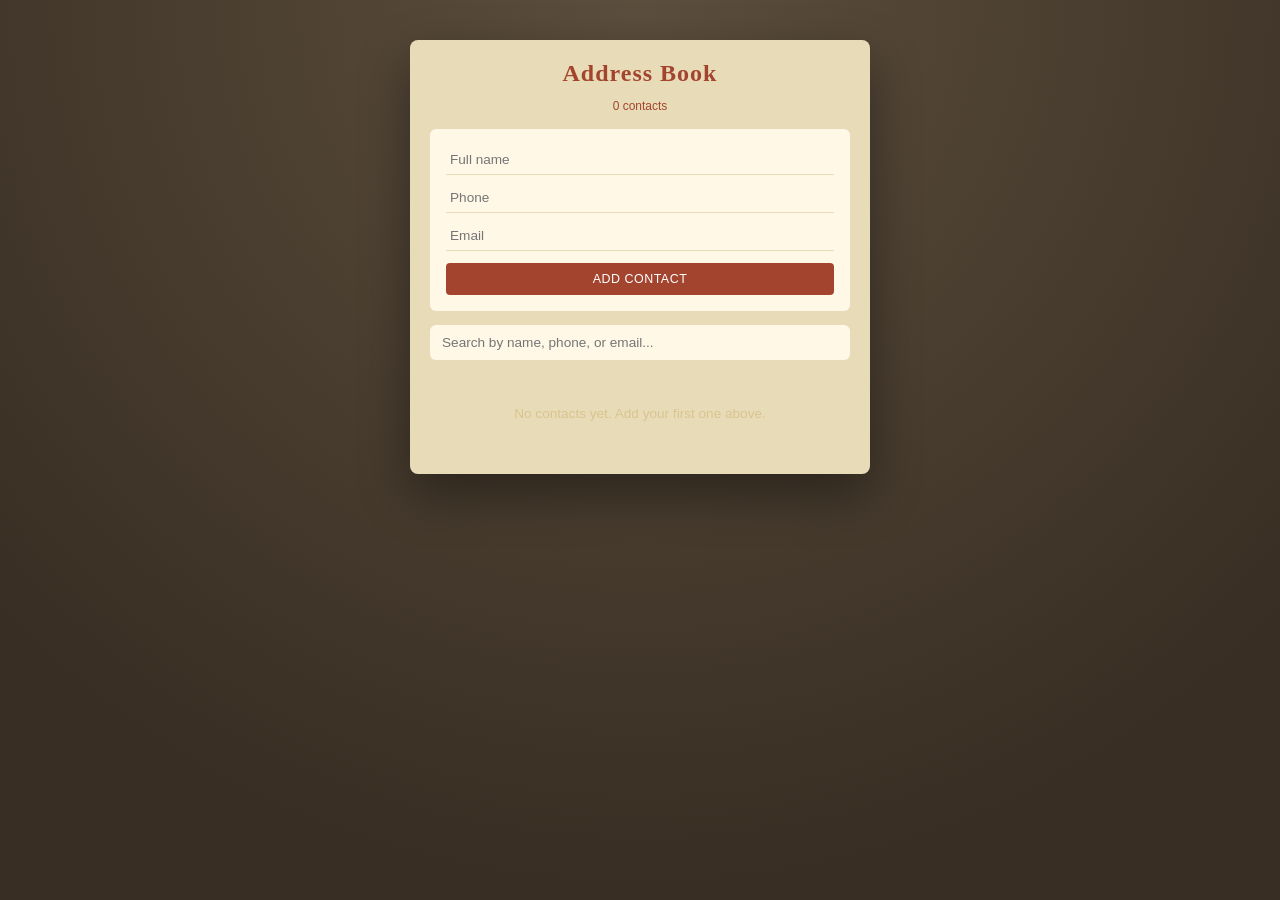
<file: Day_10/index.html>
<!DOCTYPE html>
<html lang="en">
<head>
    <meta charset="UTF-8">
    <meta name="viewport" content="width=device-width, initial-scale=1.0">
    <title>Document</title>
    <link rel="stylesheet" href="style.css">
</head>
<body>

<div class="box">
  <h1>Address Book</h1>
  <p class="count" id="countLabel">0 contacts</p>

  <div class="panel">
  <form id="contactForm">
    <input type="text" id="nameInput" placeholder="Full name" required>
    <input type="tel" id="phoneInput" placeholder="Phone">
    <input type="email" id="emailInput" placeholder="Email">
    <div class="form-actions">
      <button type="submit" class="btn-primary" id="submitBtn">Add Contact</button>
      <button type="button" class="btn-secondary" id="cancelEditBtn">Cancel</button>
    </div>
  </form>
</div>

<input type="text" class="search-input" id="searchInput" placeholder="Search by name, phone, or email...">

<div class="cards" id="cardsList"></div>
<p class="empty-msg" id="emptyMsg" style="display:none;">No contacts yet. Add your first one above.</p>
</div>
    <script src="script.js"></script>
</body>
</html>
</file>
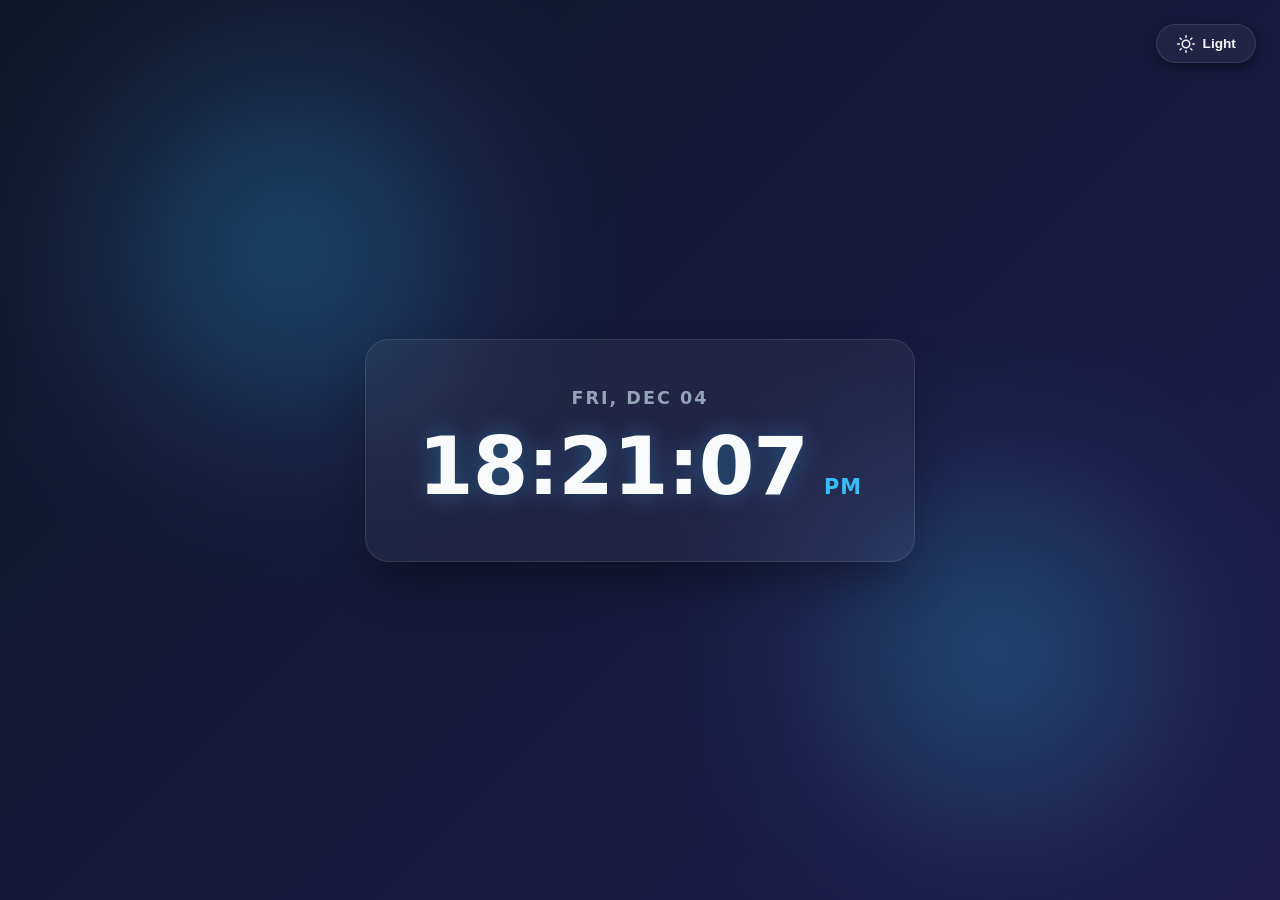
<file: Day_11/index.html>
<!DOCTYPE html>
<html lang="en">

<head>
    <meta charset="UTF-8">
    <meta name="viewport" content="width=device-width, initial-scale=1.0">
    <title>Document</title>

    <link rel="stylesheet" href="style.css">
</head>
<body>

    <button class="theme-toggle" id="themeToggle" aria-label="Toggle Theme">
    <span id="themeIcon"></span>
    <span id="themeText">Light</span>
    </button>

    <div class="glow-circle circle-1"></div>
  <div class="glow-circle circle-2"></div>

  <main class="clock-card">
    <div class="date-display" id="date">MONDAY, JAN 01</div>
    <div class="time-container">
      <div class="time-display" id="time">00:00:00</div>
      <div class="ampm-display" id="ampm">AM</div>
    </div>
  </main>
  
    <script src="script.js"></script>
</body>
</body>

</html>
</file>
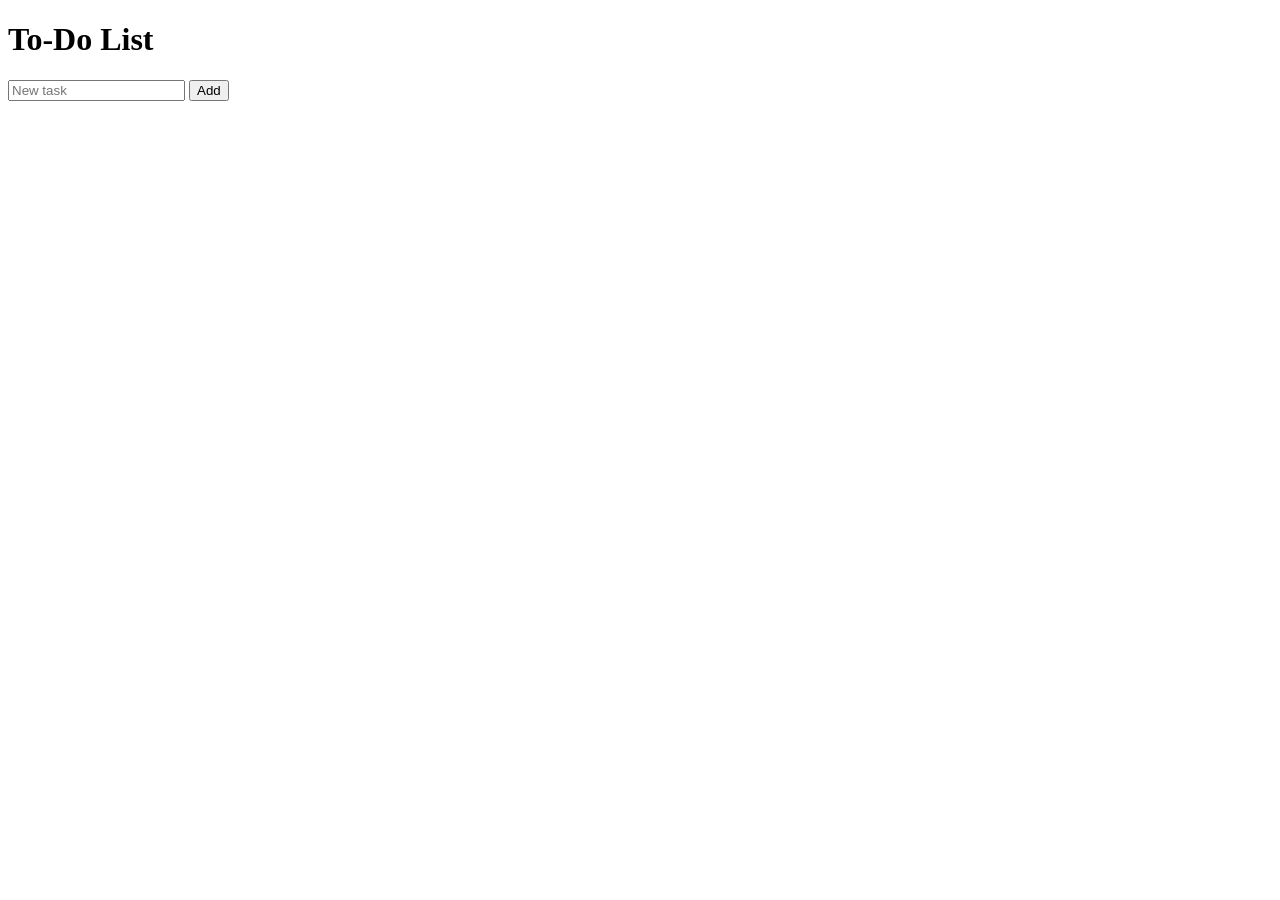
<file: Day_4/index.html>
<!DOCTYPE html>
<html>
<head>
  <title>To-Do List</title>
</head>
<h1>To-Do List</h1>

<input type="text" id="taskInput" placeholder="New task">
<button id="addBtn">Add</button>

<ul id="taskList"></ul>

<script>
  const taskInput = document.getElementById("taskInput");
  const addBtn = document.getElementById("addBtn");
  const taskList = document.getElementById("taskList");

  let tasks = [];

  function renderTasks() {
  taskList.innerHTML = "";

  for (let i = 0; i < tasks.length; i++) {
    const li = document.createElement("li");
    li.textContent = tasks[i].text;

    if (tasks[i].done) {
      li.classList.add("done");
    }

    li.addEventListener("click", function () {
  tasks[i].done = !tasks[i].done;
  renderTasks();
});

const removeSpan = document.createElement("span");
removeSpan.textContent = "✕";
removeSpan.classList.add("removeBtn");
removeSpan.addEventListener("click", function (event) {
  event.stopPropagation();
  tasks.splice(i, 1);
  renderTasks();
});

li.appendChild(removeSpan);
    taskList.appendChild(li);
  }
}
  function addTask() {
  const text = taskInput.value.trim();
  if (text === "") return;

  tasks.push({ text: text, done: false });
  taskInput.value = "";
  renderTasks();
}

addBtn.addEventListener("click", addTask);
taskInput.addEventListener("keydown", function (event) {
  if (event.key === "Enter") {
    addTask();
  }
});
</script>
<body>
</body>
</html>
</file>
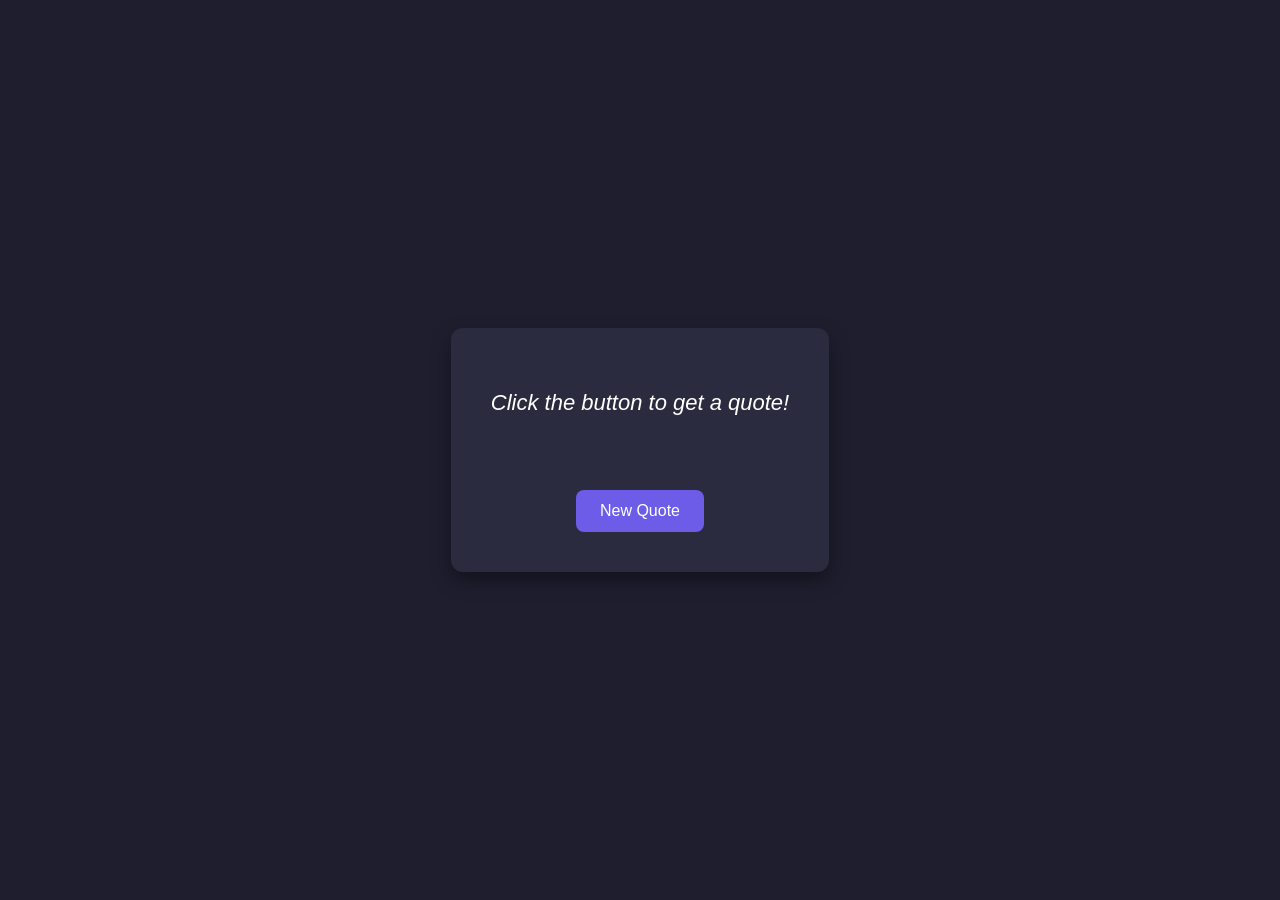
<file: Day_5/index.html>
<!DOCTYPE html>
<html>
<head>
  <title>Random Quote Generator</title>
  <style>
  body {
    font-family: 'Segoe UI', sans-serif;
    background: #1e1e2f;
    color: #fff;
    display: flex;
    justify-content: center;
    align-items: center;
    height: 100vh;
    margin: 0;
  }

  .card {
    background: #2b2b40;
    padding: 40px;
    border-radius: 12px;
    max-width: 500px;
    text-align: center;
    box-shadow: 0 8px 20px rgba(0, 0, 0, 0.4);
    transition: transform 0.2s ease;
  }

.card:hover {
  transform: scale(1.02);
}

  #quoteText {
  font-size: 22px;
  font-style: italic;
  margin-bottom: 10px;
  min-height: 80px;
}

#quoteAuthor {
  font-size: 16px;
  color: #a0a0c0;
  margin-bottom: 20px;
}

button {
  background: #6c5ce7;
  color: white;
  border: none;
  padding: 12px 24px;
  font-size: 16px;
  border-radius: 8px;
  cursor: pointer;
  transition: background 0.2s ease;
}

button:hover {
  background: #5a4bd6;
}
</style>
</head>
<body>
    <div class="card">
    <p id="quoteText">Click the button to get a quote!</p>
    <p id="quoteAuthor"></p>
    <button id="newQuoteBtn">New Quote</button>
  </div>

  <script>
    const quotes = [
  { text: "The only way to do great work is to love what you do.", author: "Steve Jobs" },
  { text: "Life is what happens when you're busy making other plans.", author: "John Lennon" },
  { text: "In the middle of every difficulty lies opportunity.", author: "Albert Einstein" },
  { text: "It always seems impossible until it's done.", author: "Nelson Mandela" },
  { text: "Success is not final, failure is not fatal.", author: "Winston Churchill" }
];

const quoteText = document.getElementById("quoteText");
const quoteAuthor = document.getElementById("quoteAuthor");
const newQuoteBtn = document.getElementById("newQuoteBtn");

function getRandomQuote() {
  const randomIndex = Math.floor(Math.random() * quotes.length);
  return quotes[randomIndex];
}

function showNewQuote() {
  const quote = getRandomQuote();
  quoteText.textContent = quote.text;
  quoteAuthor.textContent = "— " + quote.author;
}

newQuoteBtn.addEventListener("click", showNewQuote);
  </script>
</body>
</html>
</file>
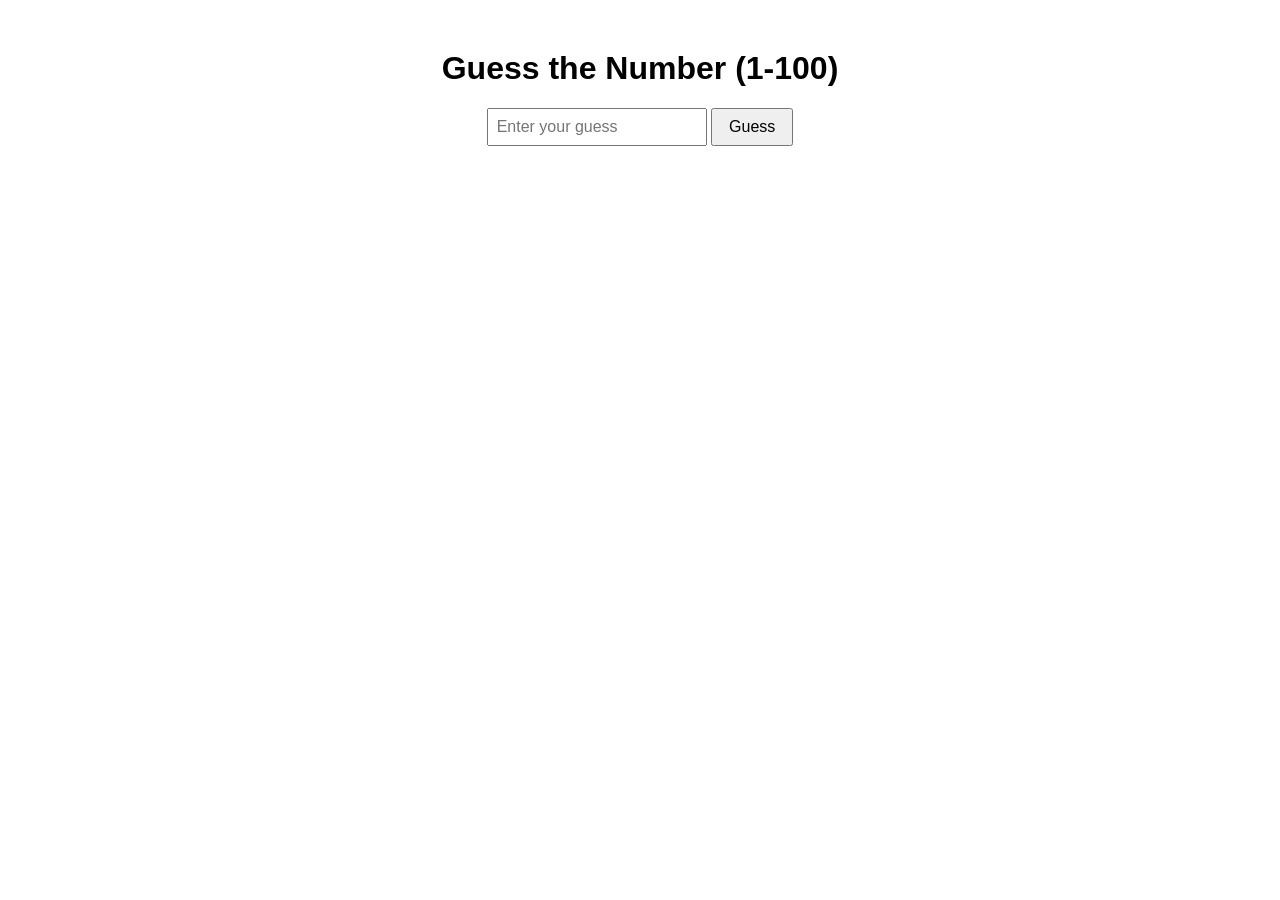
<file: Day_6/index.html>
<!DOCTYPE html>
<html>
<head>
  <title>Simple Guessing Game</title>
  <style>
    body { font-family: Arial, sans-serif; text-align: center; margin-top: 50px; }
    input { padding: 8px; font-size: 16px; }
    button { padding: 8px 16px; font-size: 16px; cursor: pointer; }
    #message { margin-top: 20px; font-size: 18px; font-weight: bold; }
  </style>
</head>
<body>
  <h1>Guess the Number (1-100)</h1>
  <input type="number" id="guessInput" placeholder="Enter your guess">
  <button id="guessBtn">Guess</button>
  <p id="message"></p>

  <script>
  let secretNumber = Math.floor(Math.random() * 100) + 1;
  let attempts = 0;
  
  let guessInput = document.getElementById("guessInput");
  let guessBtn = document.getElementById("guessBtn");
  let message = document.getElementById("message");

  function checkGuess() {
  let userGuess = Number(guessInput.value);
  attempts = attempts + 1;

  if (userGuess > secretNumber) {
    message.textContent = "Too high! Try again.";
  } else if (userGuess < secretNumber) {
    message.textContent = "Too low! Try again.";
  } else {
    message.textContent = "Correct! You guessed it in " + attempts + " attempts.";
  }
}
guessBtn.addEventListener("click", checkGuess);

</script>
</body>
</html>
</file>
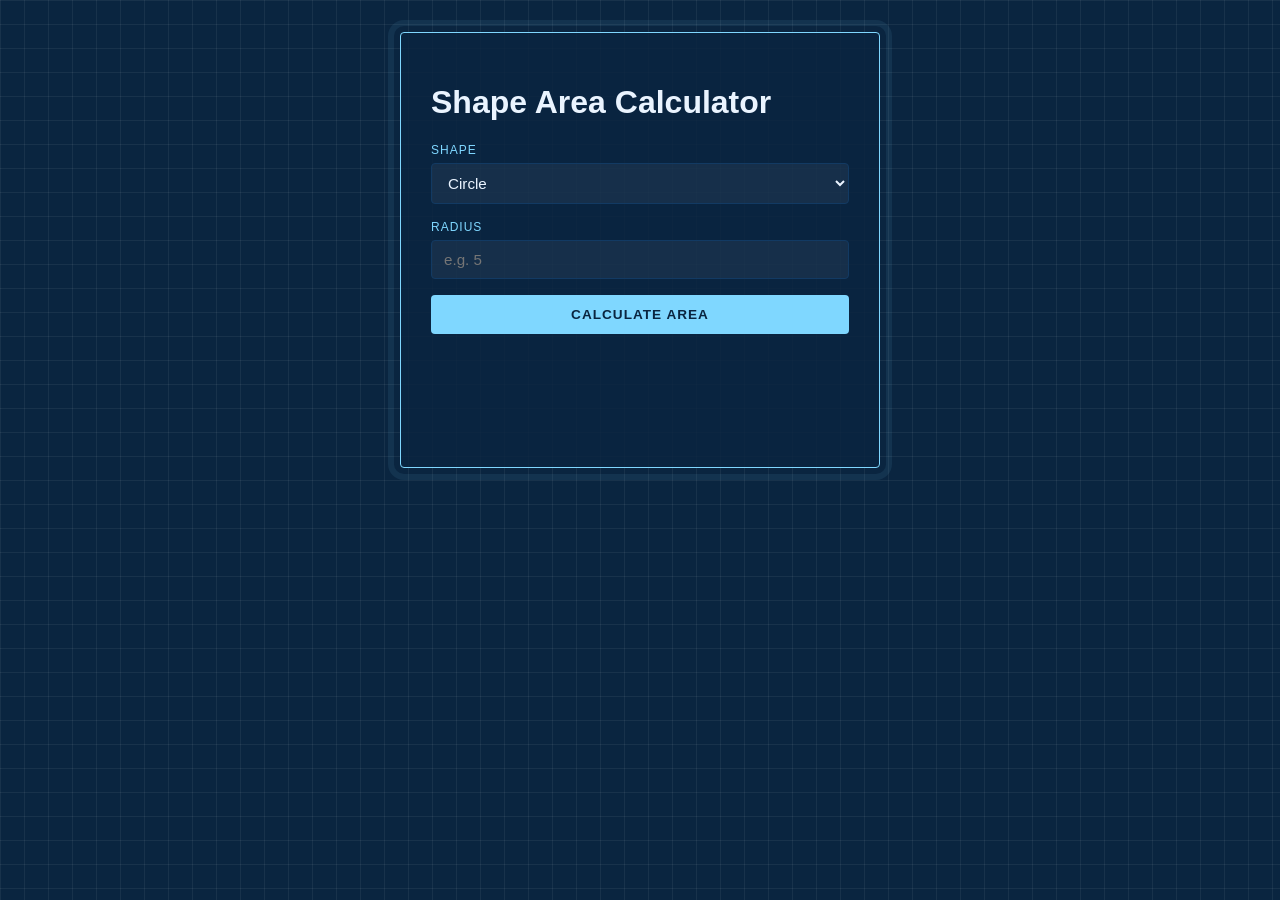
<file: Day_8/index.html>
<!DOCTYPE html>
<html lang="en">
<head>
    <meta charset="UTF-8">
    <meta name="viewport" content="width=device-width, initial-scale=1.0">
    <title>Shape Area Calculator</title>
    <link rel="stylesheet" href="style.css">
</head>
<body>
<div class="sheet">
    
  <h1>Shape Area Calculator</h1>

<label for="shapeSelect">Shape</label>
<select id="shapeSelect">
  <option value="circle">Circle</option>
  <option value="rectangle">Rectangle</option>
  <option value="triangle">Triangle</option>
  <option value="square">Square</option>
</select>

<div id="dimensionInputs"></div>

<button id="calcBtn">Calculate Area</button>

<div class="result" id="result">
  <div class="label">Result</div>
  <div class="value" id="resultValue">—</div>
</div>
</div>
 
  <script src="script.js"></script>  
</body>
</html>
</file>
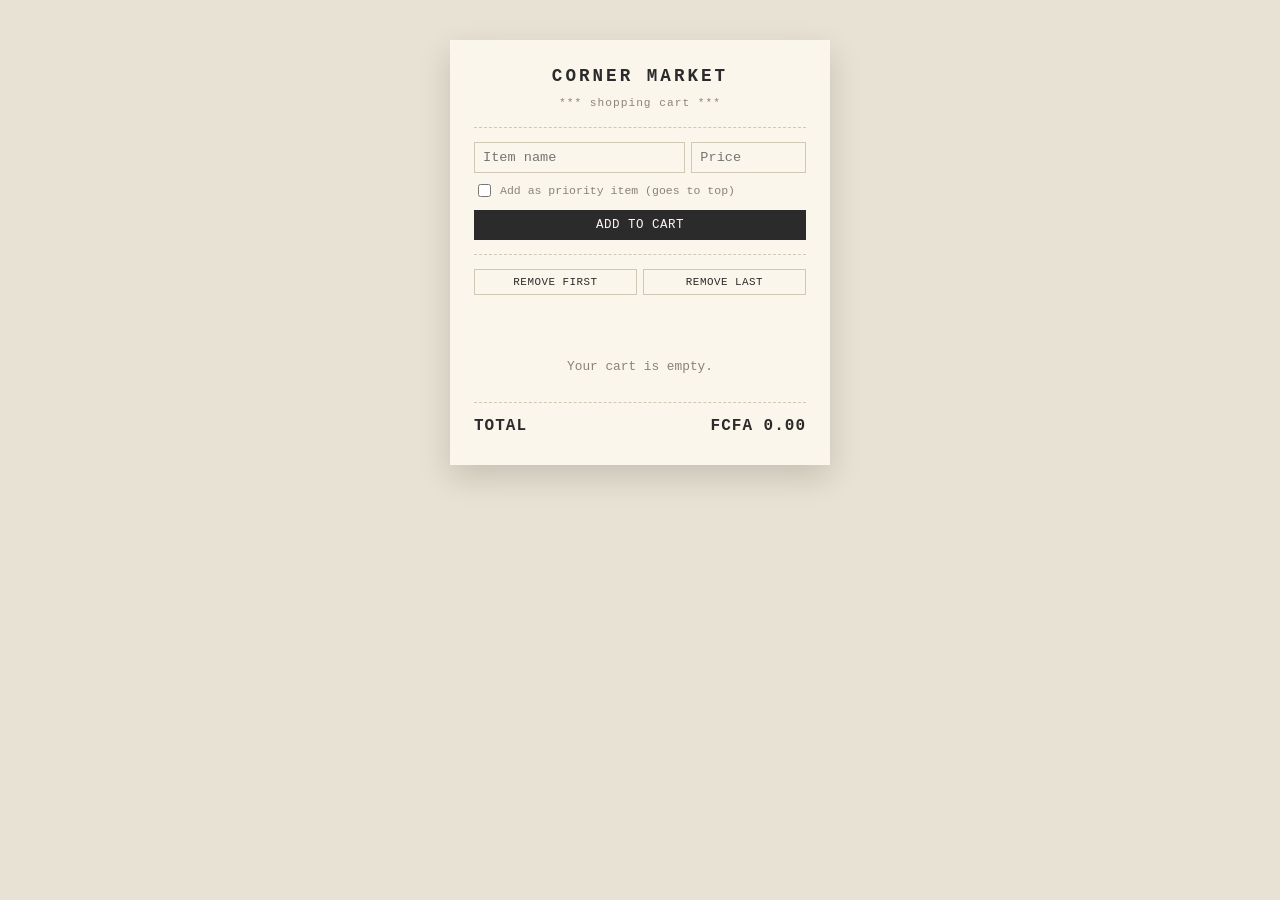
<file: Day_9/index.html>
<!DOCTYPE html>
<html lang="en">
<head>
    <meta charset="UTF-8">
    <meta name="viewport" content="width=device-width, initial-scale=1.0">
    <title>Shopping Cart — Receipt</title>
    <link rel="stylesheet" href="style.css">
</head>
<body>

  <div class="receipt">
  <h1>Corner Market</h1>
  <p class="store-sub">*** shopping cart ***</p>
  <hr class="divider">

  <div class="add-form">
  <input type="text" id="itemName" placeholder="Item name">
  <input type="number" id="itemPrice" placeholder="Price" min="0" step="0.01">
</div>
<label class="options-row">
  <input type="checkbox" id="priorityCheck" style="width:auto;">
  Add as priority item (goes to top)
</label>
<button id="addBtn" style="width:100%;">Add to Cart</button>

<hr class="divider">

<div class="tool-row">
  <button id="removeFirstBtn">Remove First</button>
  <button id="removeLastBtn">Remove Last</button>
</div>

<ul class="items" id="itemsList"></ul>

<div class="empty-msg" id="emptyMsg">Your cart is empty.</div>

<hr class="divider">
<div class="total-row">
  <span>Total</span>
  <span id="totalValue">FCFA0.00</span>
</div>
</div>

    <script src="script.js"></script>
</body>
</html>
</file>
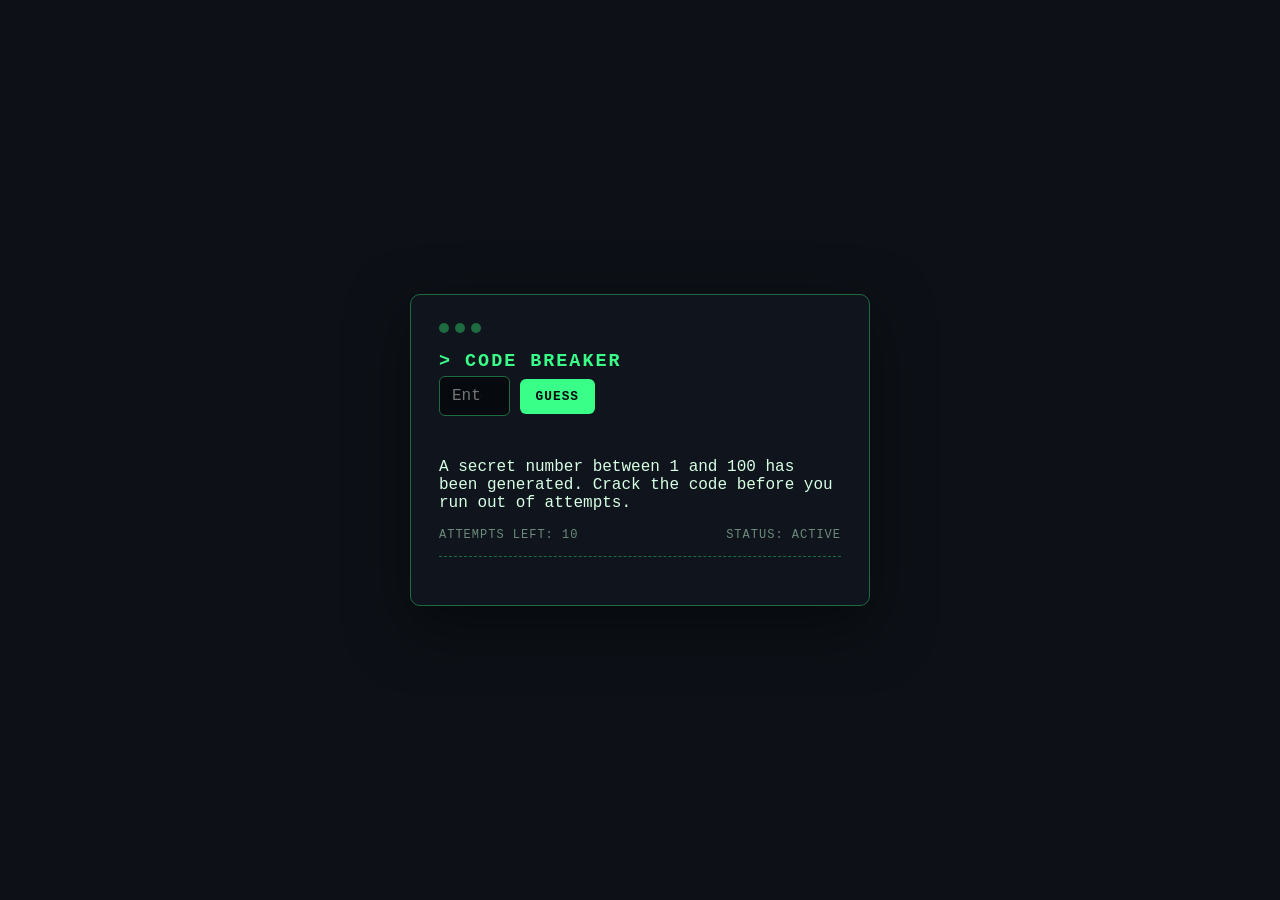
<file: Day_7/guessing-game/index.html>
<!DOCTYPE html>
<html lang="en">
<head>
    <meta charset="UTF-8">
    <meta name="viewport" content="width=device-width, initial-scale=1.0">
    <title>Number Guessing Game — Code Breaker</title>
    <link rel="stylesheet" href="style.css">
</head>
<body>

    <div class="console">
     <div class="console-bar">
    <div class="dot"></div><div class="dot"></div><div class="dot"></div>
</div>
  <h1>&gt; Code Breaker</h1>

  <div class="row">
  <input type="number" id="guessInput" min="1" max="100" placeholder="Enter guess...">
  <button id="guessBtn">Guess</button>
</div>

<div class="message" id="message"></div>
<p class="subtitle">A secret number between 1 and 100 has been generated. Crack the code before you run out of attempts.</p>

<div class="meta">
  <span id="attemptsLeft">Attempts left: 10</span>
  <span id="status">Status: Active</span>
</div>

 <ul class="history" id="history"></ul>

 <button class="again" id="againBtn">Play Again</button>
 </div>

    <script src="script.js"></script>
</body>
</html>
</file>
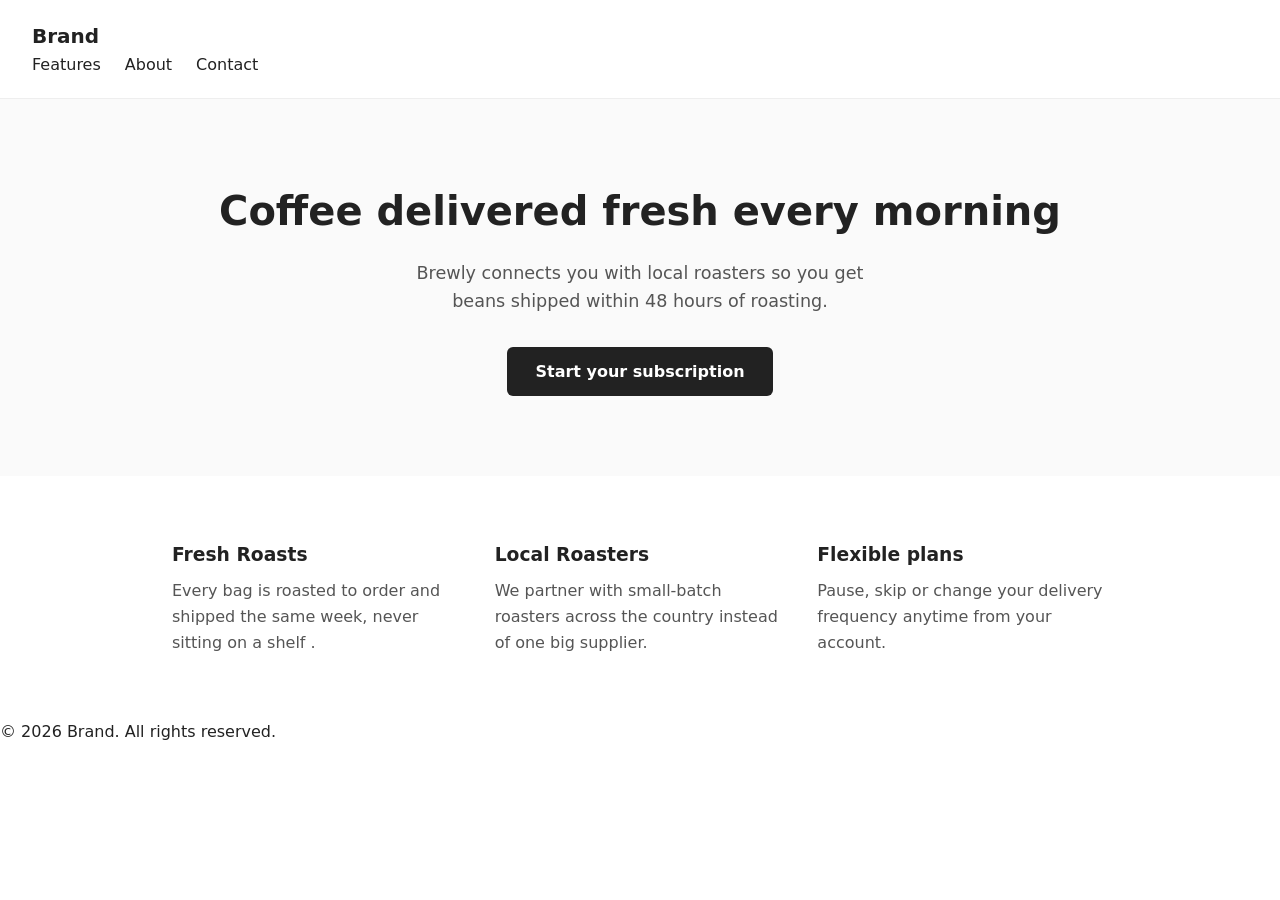
<file: Day_1/landing.html>
<!DOCTYPE html>
<html lang="en">
<head>
  <meta charset="UTF-8">
  <meta name="viewport" content="width=device-width, initial-scale=1.0">
  <title>Landing Page</title>
  <style>
    * {
      margin: 0;
      padding: 0;
      box-sizing: border-box;
    }

    body {
      font-family: system-ui, -apple-system, sans-serif;
      line-height: 1.6;
      color: #222;
    }

    header {
      display: block;
      justify-content: space-between;
      align-items: center;
      padding: 1.25rem 2rem;
      border-bottom: 1px solid #eeeeee;
    }

    .logo {
      font-weight: 700;
      font-size: 1.25rem;
    }

    nav ul {
      display: flex;
      gap: 1.5rem;
      list-style: none;
    }

    nav a {
      text-decoration: none;
      color: #222;
    }

    .hero {
      text-align: center;
      padding: 5rem 2rem;
      background:#fafafa;
    }

    .hero h1 {
      font-size: 2.5rem;
      margin-bottom: 1rem;
    }

    .hero p {
      font-size: 1.1rem;
      color: #555;
      max-width: 500px;
      margin: 0 auto 2rem;
    }

    .btn {
      display: inline-block;
      padding: 0.75rem 1.75rem;
      background: #222;
      color: #fff;
      text-decoration: none;
      border-radius: 6px;
      font-weight: 600;
    }

    .features {
      display: grid;
      grid-template-columns: repeat(3, 1fr);
      gap: 2rem;
      padding: 4rem 2rem;
      max-width: 1000px;
      margin: 0 auto;
    }

    .feature h3 {
      margin-bottom: 0.5rem;
    }

    .feature p {
      color: #555;
    }fc

    footer {
      text-align: center;
      padding: 2rem;
      color: #2fafa2;
      border-top: 1px solid #eee;
    }

    @media (max-width: 700px) {
      .features {
        grid-template-columns: 1fr;
      }

      nav ul {
        gap: 1rem;
      }
    }
  </style>
</head>
<body>

  <header>
    <div class="logo">Brand</div>
    <nav>
      <ul>
        <li><a href="#features">Features</a></li>
        <li><a href="#about">About</a></li>
        <li><a href="#contact">Contact</a></li>
      </ul>
    </nav>
  </header>

  <section class="hero">
    <h1>Coffee delivered fresh every morning</h1>
    <p>Brewly connects you with local roasters so you get beans shipped within 48 hours of roasting.</p>
    <a href="#" class="btn">Start your subscription</a>
  </section>

  <section class="features" id="features">
    <div class="feature">
      <h3>Fresh Roasts</h3>
      <p>Every bag is roasted to order and shipped the same week, never sitting on a shelf .</p>
    </div>
    <div class="feature">
      <h3>Local Roasters</h3>
      <p>We partner with small-batch roasters across the country instead of one big supplier.</p>
    </div>
    <div class="feature">
      <h3>Flexible plans</h3>
      <p>Pause, skip or change your delivery frequency anytime from your account.</p>
    </div>
  </section>

  <footer>
    <p>&copy; 2026 Brand. All rights reserved.</p>
  </footer>

</body>
</html>
</file>
<file: Day_10/style.css>
:root {
  --card: #fff8e7;
  --card-edge: #e8dcb8;
  --rule: #d68a8a;
  --ink: #3a3226;
  --muted: #8a8065;
  --accent: #a3452e;
  --accent-soft: #d9c48f;
}

* { box-sizing: border-box; }

body {
  margin: 0;
  min-height: 100vh;
  background: #4a3f33;
  background-image: radial-gradient(circle at 50% 0%, #5c4e3d, #382e23 80%);
  display: flex;
  align-items: flex-start;
  justify-content: center;
  padding: 40px 16px;
  font-family: Georgia, "Times New Roman", serif;
  color: var(--ink);
}

.box {
  width: 100%;
  max-width: 460px;
  background: var(--card-edge);
  border-radius: 8px;
  padding: 20px;
  box-shadow: 0 20px 50px rgba(0,0,0,0.4);
}

h1 {
  text-align: center;
  font-size: 1.5rem;
  margin: 0 0 4px;
  color: #a3452e;
  letter-spacing: 1px;
}

.count {
  text-align: center;
  font-size: 0.75rem;
  color: var(--accent);
  margin-bottom: 16px;
  font-family: "Segoe UI", sans-serif;
}

.panel {
  background: var(--card);
  border-radius: 6px;
  padding: 16px;
  margin-bottom: 14px;
}


form {
  display: grid;
  grid-template-columns: 1fr 1fr;
  gap: 8px;
}
form input[type="text"], form input[type="tel"], form input[type="email"] {
  grid-column: span 2;
}

form input {
  border: none;
  border-bottom: 1px solid var(--card-edge);
  background: transparent;
  padding: 7px 4px;
  font-family: "Segoe UI", sans-serif;
  font-size: 0.85rem;
  color: var(--ink);
  outline: none;
}
form input:focus { border-bottom-color: var(--accent); }

.form-actions {
  grid-column: span 2;
  display: flex;
  gap: 8px;
  margin-top: 4px;
}

button {
  font-family: "Segoe UI", sans-serif;
  border: none;
  padding: 9px 14px;
  border-radius: 4px;
  font-size: 0.78rem;
  letter-spacing: 0.5px;
  text-transform: uppercase;
  cursor: pointer;
}
.btn-primary { background: var(--accent); color: #fff; flex: 1; }
.btn-primary:hover { background: #8a3623; }
.btn-secondary { background: transparent; color: var(--muted); border: 1px solid var(--card-edge); display: none; }

.search-input {
  width: 100%;
  border: none;
  background: var(--card);
  border-radius: 6px;
  padding: 10px 12px;
  font-family: "Segoe UI", sans-serif;
  font-size: 0.85rem;
  color: var(--ink);
  outline: none;
  margin-bottom: 12px;
}

.cards {
  display: flex;
  flex-direction: column;
  gap: 10px;
}

.card {
  background: var(--card);
  border-radius: 4px;
  padding: 12px 14px;
  display: flex;
  align-items: center;
  gap: 12px;
  position: relative;
  border-top: 2px solid var(--rule);
}

.avatar {
  width: 38px;
  height: 38px;
  border-radius: 50%;
  background: var(--accent);
  color: #fff;
  display: flex;
  align-items: center;
  justify-content: center;
  font-size: 0.85rem;
  flex-shrink: 0;
  font-family: "Segoe UI", sans-serif;
}

.card-info { flex: 1; min-width: 0; }
.card-info .name { font-weight: bold; font-size: 0.95rem; }
.card-info .detail {
  font-family: "Segoe UI", sans-serif;
  font-size: 0.75rem;
  color: var(--muted);
  white-space: nowrap;
  overflow: hidden;
  text-overflow: ellipsis;
}

.card-actions {
  display: flex;
  gap: 6px;
  font-family: "Segoe UI", sans-serif;
}
.icon-btn {
  background: transparent;
  padding: 4px 6px;
  color: var(--muted);
  font-size: 0.9rem;
}
.icon-btn:hover { color: var(--accent); }

.empty-msg {
  text-align: center;
  color: var(--accent-soft);
  font-family: "Segoe UI", sans-serif;
  font-size: 0.85rem;
  padding: 20px 0;
}
</file>
<file: Day_11/style.css>
:root {
  --bg-gradient: linear-gradient(135deg, #0f172a, #1e1b4b);
  --card-bg: rgba(255, 255, 255, 0.05);
  --card-border: rgba(255, 255, 255, 0.1);
  --text-main: #f8fafc;
  --text-sub: #94a3b8;
  --accent: #38bdf8;
  --accent-glow: rgba(56, 189, 248, 0.35);
  --shadow: rgba(0, 0, 0, 0.4);
}

[data-theme="light"] {
  --bg-gradient: linear-gradient(135deg, #e2e8f0, #cbd5e1);
  --card-bg: rgba(255, 255, 255, 0.55);
  --card-border: rgba(255, 255, 255, 0.8);
  --text-main: #0f172a;
  --text-sub: #475569;
  --accent: #0284c7;
  --accent-glow: rgba(2, 132, 199, 0.2);
  --shadow: rgba(148, 163, 184, 0.3);
}

* {
  box-sizing: border-box;
  margin: 0;
  padding: 0;
  transition: background 0.4s ease, color 0.4s ease,
              border-color 0.4s ease, box-shadow 0.4s ease;
}

body {
  font-family: system-ui, -apple-system, BlinkMacSystemFont, 'Segoe UI', Roboto, sans-serif;
  background: var(--bg-gradient);
  min-height: 100vh;
  display: flex;
  justify-content: center;
  align-items: center;
  position: relative;
  overflow: hidden;
  padding: 1rem;
}

.glow-circle {
  position: absolute;
  width: clamp(180px, 30vw, 320px);
  height: clamp(180px, 30vw, 320px);
  background: var(--accent);
  filter: blur(100px);
  border-radius: 50%;
  opacity: 0.3;
  z-index: 0;
}
.circle-1 { top: 10%; left: 10%; }
.circle-2 { bottom: 10%; right: 10%; }

.theme-toggle {
  position: absolute;
  top: 1.5rem;
  right: 1.5rem;
  z-index: 2;
  background: var(--card-bg);
  backdrop-filter: blur(10px);
  -webkit-backdrop-filter: blur(10px);
  border: 1px solid var(--card-border);
  color: var(--text-main);
  padding: 0.6rem 1.2rem;
  border-radius: 30px;
  cursor: pointer;
  font-weight: 600;
  font-size: 0.85rem;
  display: inline-flex;
  align-items: center;
  gap: 8px;
  box-shadow: 0 4px 12px var(--shadow);
}
.theme-toggle:hover { transform: translateY(-2px); }
 
.icon {
  width: 18px;
  height: 18px;
  display: block;
}

.clock-card {
  position: relative;
  z-index: 1;
  background: var(--card-bg);
  backdrop-filter: blur(16px);
  -webkit-backdrop-filter: blur(16px);
  border: 1px solid var(--card-border);
  box-shadow: 0 25px 50px -12px var(--shadow);
  padding: clamp(1.5rem, 5vw, 3rem) clamp(1.5rem, 6vw, 4rem);
  border-radius: 24px;
  text-align: center;
  width: 100%;
  max-width: 550px;
}

.date-display {
  font-size: clamp(0.8rem, 2.5vw, 1.1rem);
  font-weight: 600;
  letter-spacing: 2px;
  text-transform: uppercase;
  color: var(--text-sub);
  margin-bottom: 0.75rem;
}

.time-container {
  display: flex;
  align-items: baseline;
  justify-content: center;
  gap: clamp(0.4rem, 2vw, 1rem);
  flex-wrap: nowrap;
}

.time-display {
  font-size: clamp(2.5rem, 12vw, 5rem);
  font-weight: 800;
  letter-spacing: -1px;
  color: var(--text-main);
  font-variant-numeric: tabular-nums;
  text-shadow: 0 0 25px var(--accent-glow);
}
 
.ampm-display {
  font-size: clamp(0.9rem, 3vw, 1.3rem);
  font-weight: 700;
  color: var(--accent);
  letter-spacing: 1px;
}

@media (max-width: 480px) {
  .theme-toggle {
    top: 1rem;
    right: 1rem;
    padding: 0.5rem 0.9rem;
  }
  .clock-card {
    border-radius: 18px;
  }
}
</file>
<file: Day_8/style.css>
:root {
  --blue: #0a2540;
  --cyan: #7fd7ff;
  --white: #eaf4ff;
  --blue-light: #123a63;
  --danger: #ff8a8a;
  --grid-line: rgba(255,255,255,0.06);
}

* { box-sizing: border-box;}

body {
  background-color: var(--blue);
  background-image:
    linear-gradient(rgba(255,255,255,0.06) 1px, transparent 1px),
    linear-gradient(90deg, rgba(255,255,255,0.06) 1px, transparent 1px);
  background-size: 24px 24px;
  display: flex;
  align-items: center;
  justify-content: center;
  font-family: 'Segoe UI', Tahoma, sans-serif;
  color: var(--white);
  padding: 24px;
}

label {
  display: block;
  font-size: 0.75rem;
  text-transform: uppercase;
  letter-spacing: 1px;
  color: var(--cyan);
  margin-bottom: 6px;
}

.sheet {
  width: 100%;
  max-width: 480px;
  background: rgba(10, 37, 64, 0.85);
  border: 1px solid var(--cyan);
  outline: 6px solid rgba(127,215,255,0.08);
  outline-offset: 6px;
  border-radius: 4px;
  padding: 30px;
}

select, input[type="number"] {
  width: 100%;
  background: rgba(255,255,255,0.05);
  border: 1px solid var(--blue-light);
  color: var(--white);
  padding: 10px 12px;
  border-radius: 4px;
  font-size: 0.95rem;
  margin-bottom: 16px;
  outline: none;
}
select:focus, input:focus { border-color: var(--cyan); }

button {
  width: 100%;
  background: var(--cyan);
  color: var(--blue);
  border: none;
  font-weight: 700;
  padding: 12px;
  border-radius: 4px;
  cursor: pointer;
  letter-spacing: 1px;
  text-transform: uppercase;
  font-size: 0.85rem;
}
button:hover { background: #a7e5ff; }

.result {
  margin-top: 20px;
  border: 1px dashed var(--cyan);
  border-radius: 4px;
  padding: 16px;
  text-align: center;
  opacity: 0;
  transform: translateY(6px);
  transition: opacity 0.3s ease, transform 0.3s ease;
}
.result.show { opacity: 1; transform: translateY(0); }

.result .label {
  font-size: 0.7rem;
  letter-spacing: 2px;
  text-transform: uppercase;
  color: var(--cyan);
  margin-bottom: 4px;
}
.result .value {
  font-size: 1.8rem;
  font-weight: 700;
}
.result.error .value { color: var(--danger); font-size: 1rem; font-weight: 400; }
</file>
<file: Day_9/style.css>
:root {
  --paper: #faf6ec;
  --ink: #2b2b2b;
  --muted: #8a8375;
  --line: #cfc8b4;
  --accent: #b3421f;
}

* { box-sizing: border-box; }

body {
  margin: 0;
  min-height: 100vh;
  background: #e7e2d3;
  display: flex;
  align-items: flex-start;
  justify-content: center;
  padding: 40px 16px;
  font-family: "Courier New", Courier, monospace;
  color: var(--ink);
}

.receipt {
  width: 100%;
  max-width: 380px;
  background: var(--paper);
  box-shadow: 0 12px 30px rgba(0,0,0,0.15);
  padding: 26px 24px 30px;
  position: relative;
}

h1 {
  text-align: center;
  font-size: 1.1rem;
  letter-spacing: 3px;
  text-transform: uppercase;
  margin: 0 0 2px;
}

.store-sub {
  text-align: center;
  font-size: 0.7rem;
  color: var(--muted);
  margin-bottom: 18px;
  letter-spacing: 1px;
}

.divider {
  border: none;
  border-top: 1px dashed var(--line);
  margin: 14px 0;
}

.add-form {
    display: flex;
    gap:6px;
    margin-bottom: 8px;
}
.add-form input[type="text"] { flex: 2; min-width: 0;}
.add-form input[type="number"] { flex: 1; min-width: 0;}

input {
  background: transparent;
  border: 1px solid var(--line);
  padding: 7px 8px;
  font-family: inherit;
  font-size: 0.85rem;
  color: var(--ink);
  outline: none;
}
input:focus { border-color: var(--accent); }

.options-row {
  display: flex;
  align-items: center;
  gap: 6px;
  font-size: 0.72rem;
  color: var(--muted);
  margin-bottom: 10px;
}

.items {
  list-style: none;
  padding: 0;
  margin: 10px 0;
  min-height: 30px;
}
.items li {
  display: flex;
  justify-content: space-between;
  align-items: center;
  padding: 5px 0;
  font-size: 0.85rem;
  border-bottom: 1px dotted var(--line);
  gap: 8px;
}
.items li .item-name { flex: 1; }
.items li .item-qty { color: var(--muted); font-size: 0.75rem; }
.items li .item-price { font-variant-numeric: tabular-nums; }
.items li .del-btn {
  background: transparent;
  color: var(--muted);
  border: none;
  padding: 0 4px;
  font-size: 0.9rem;
  cursor: pointer;
}
.items li .del-btn:hover { color: var(--accent); }

button {
  background: var(--ink);
  color: var(--paper);
  border: none;
  padding: 8px 10px;
  font-family: inherit;
  font-size: 0.78rem;
  cursor: pointer;
  letter-spacing: 0.5px;
  text-transform: uppercase;
}
button:hover { background: var(--accent); }
button:disabled { background: var(--line); cursor: not-allowed; }

.tool-row {
  display: flex;
  gap: 6px;
  margin-bottom: 4px;
  flex-wrap: wrap;
}
.tool-row button {
  flex: 1;
  background: transparent;
  color: var(--ink);
  border: 1px solid var(--line);
  font-size: 0.68rem;
  padding: 6px;
}
.tool-row button:hover { border-color: var(--accent); color: var(--accent); background: transparent; }

.empty-msg {
  text-align: center;
  color: var(--muted);
  font-size: 0.8rem;
  padding: 14px 0;
}

.total-row {
  display: flex;
  justify-content: space-between;
  font-size: 1rem;
  font-weight: bold;
  margin-top: 10px;
  text-transform: uppercase;
  letter-spacing: 1px;
}
</file>
<file: Day_7/guessing-game/style.css>
:root {
  --bg: #0d1117;
  --accent: #39ff88;
  --text: #d7ffe4;
  --panel: #10151d;
  --accent-dim: #1f6b40;
  --muted: #6b8b7a;
  --danger: #ff5c5c;
  --warn: #ffcf5c;
}

* { box-sizing: border-box;}

body {
  background: var(--bg);
  color: var(--text);
  display: flex;
  align-items: center;
  justify-content: center;
  margin: 0;
  min-height: 100vh;
  font-family: 'Courier New', Courier, monospace;
  padding: 24px;
}

.message {
  min-height: 26px;
  font-size: 0.95rem;
  margin-bottom: 10px;
}
.too-high { color: var(--warn); }
.too-low { color: var(--warn); }
.correct { color: var(--accent); font-weight: bold; }
.error { color: var(--danger); }
.lost { color: var(--danger); }

.console {
  width: 100%;
  max-width: 460px;
  background: var(--panel);
  border: 1px solid var(--accent-dim);
  border-radius: 10px;
  box-shadow: 0 20px 60px rgba(0,0,0,0.5);
  padding: 28px 28px 24px;
}

.console-bar {
  display: flex;
  gap: 6px;
  margin-bottom: 18px;
}

.dot { width: 10px; height: 10px; border-radius: 50%; background: var(--accent-dim); }

h1 {
  font-size: 1.15rem;
  letter-spacing: 2px;
  text-transform: uppercase;
  margin: 0 0 4px;
  color: var(--accent);
}

input[type="number"] {
  flex: 1;
  background: #06090d;
  border: 1px solid var(--accent-dim);
  color: var(--accent);
  font-family: inherit;
  font-size: 1rem;
  padding: 10px 12px;
  border-radius: 6px;
  outline: none;
}
input[type="number"]:focus { border-color: var(--accent); }
input:disabled { opacity: 0.4; }

button {
  background: var(--accent);
  color: #06090d;
  border: none;
  font-family: inherit;
  font-weight: bold;
  padding: 10px 16px;
  border-radius: 6px;
  cursor: pointer;
  letter-spacing: 1px;
  text-transform: uppercase;
  font-size: 0.8rem;
}
button:hover:not(:disabled) { background: #6bffb0; }
button:disabled { background: var(--accent-dim); cursor: not-allowed; }

.meta {
  display: flex;
  justify-content: space-between;
  color: var(--muted);
  font-size: 0.75rem;
  text-transform: uppercase;
  letter-spacing: 1px;
  margin-bottom: 14px;
}

.history {
  list-style: none;
  padding: 0;
  margin: 0 0 16px;
  max-height: 120px;
  overflow-y: auto;
  font-size: 0.8rem;
  color: var(--muted);
  border-top: 1px dashed var(--accent-dim);
  padding-top: 8px;
}
.history li { padding: 2px 0; }
.history li span { color: var(--accent); }

.again {
  width: 100%;
  display: none;
  background: transparent;
  border: 1px solid var(--accent);
  color: var(--accent);
}
.again:hover { background: rgba(57,255,136,0.1); }
</file>
